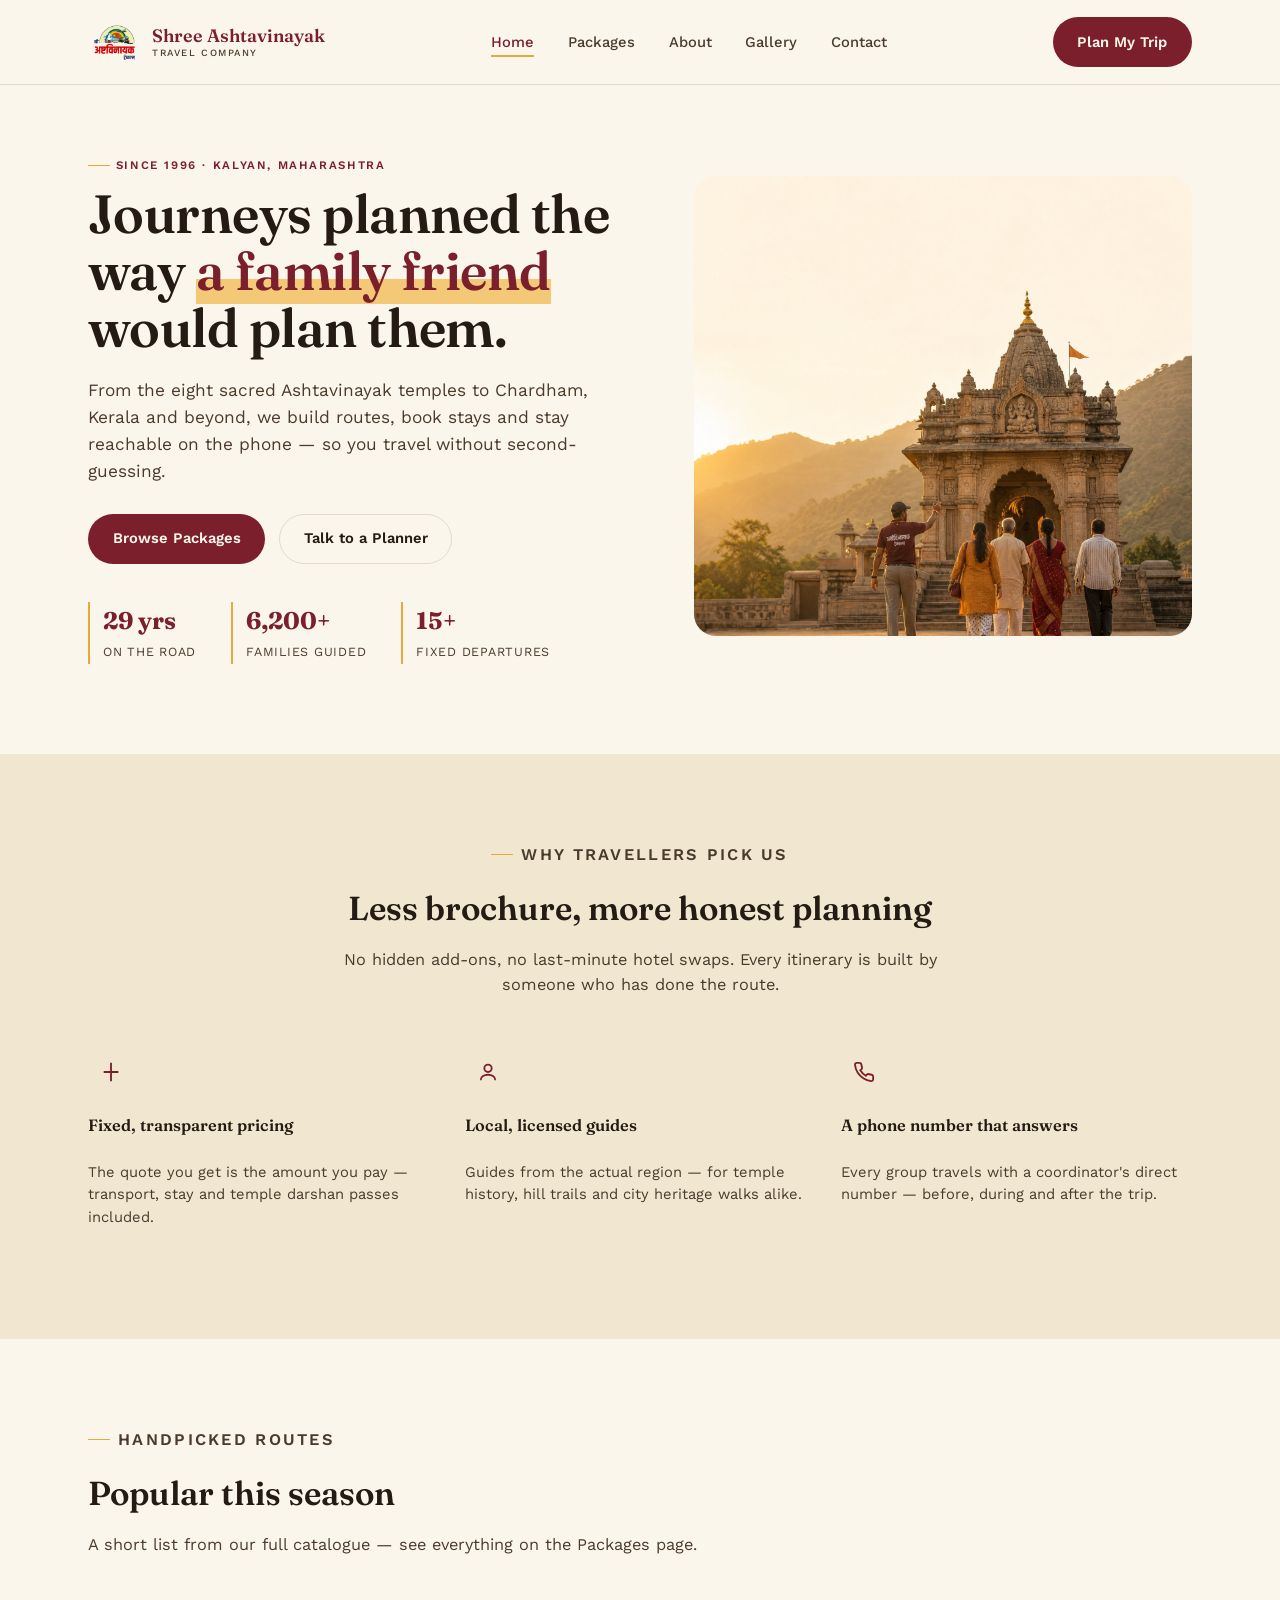
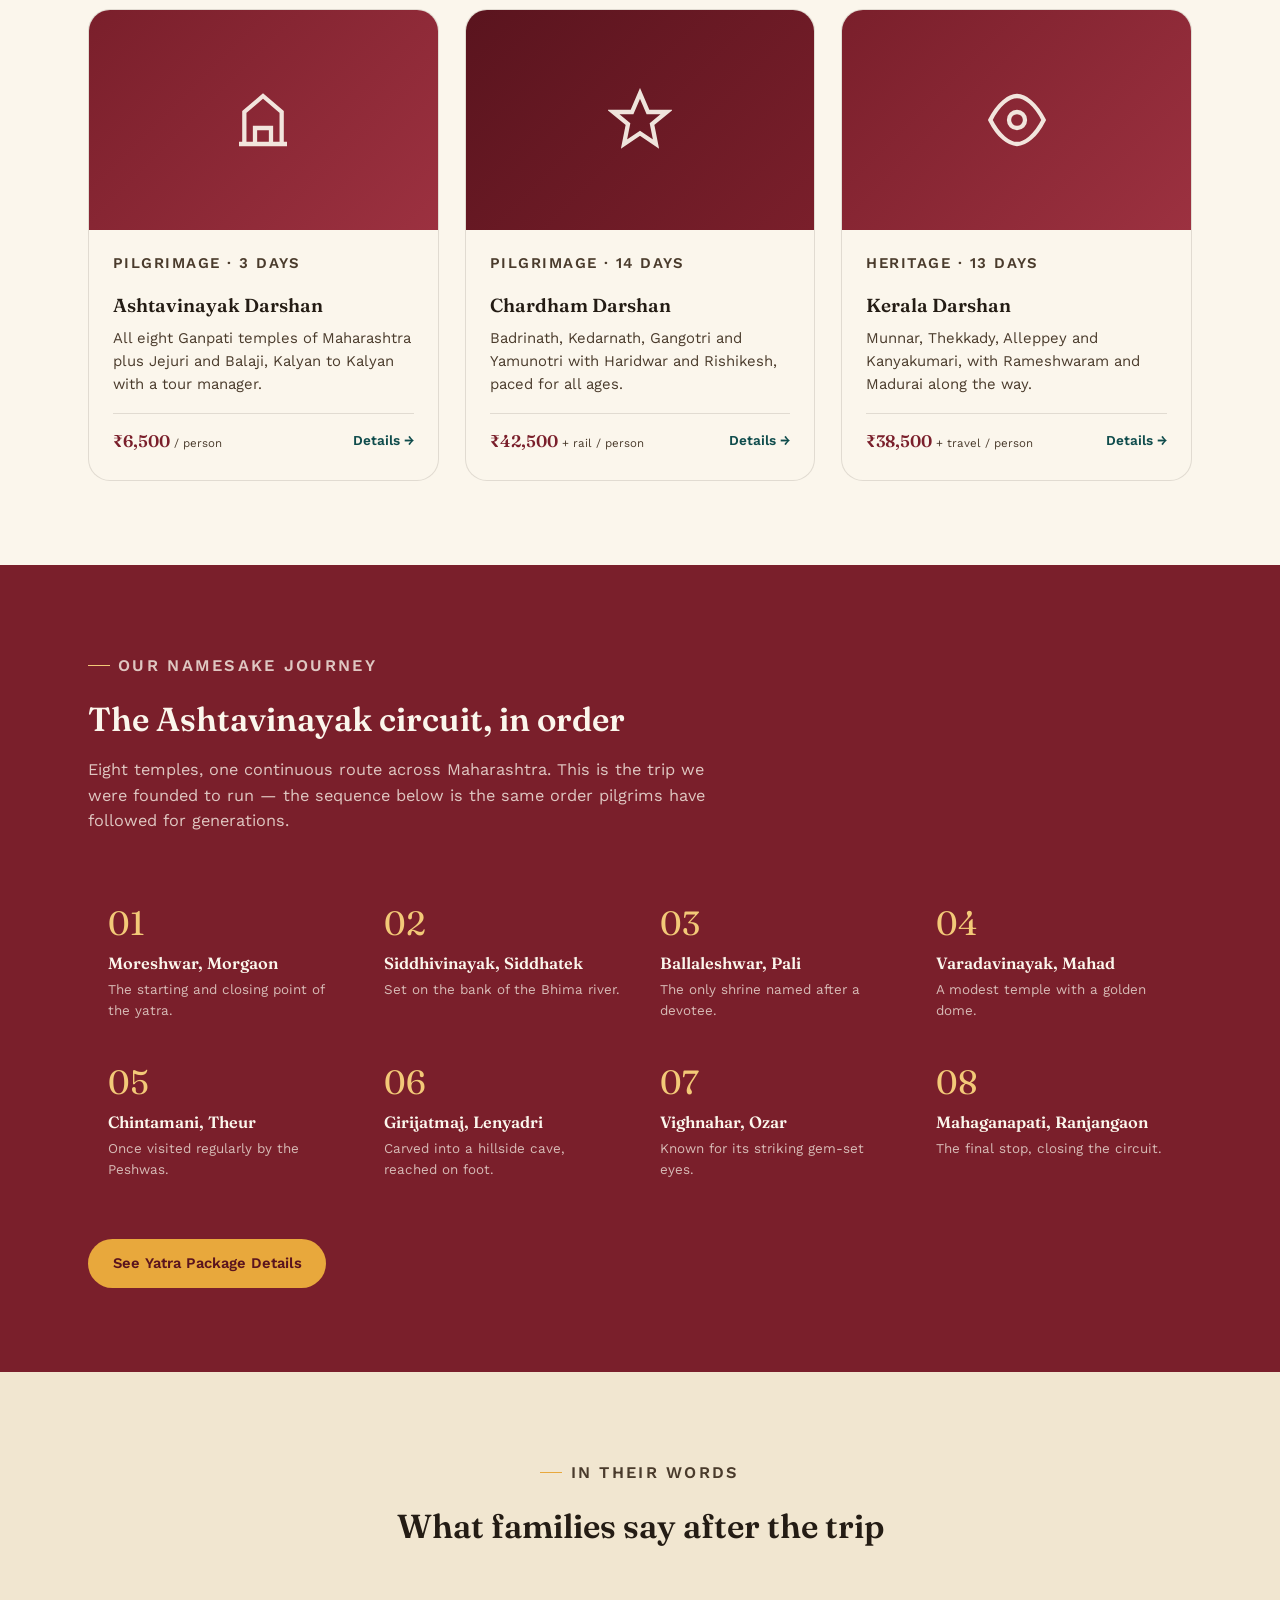
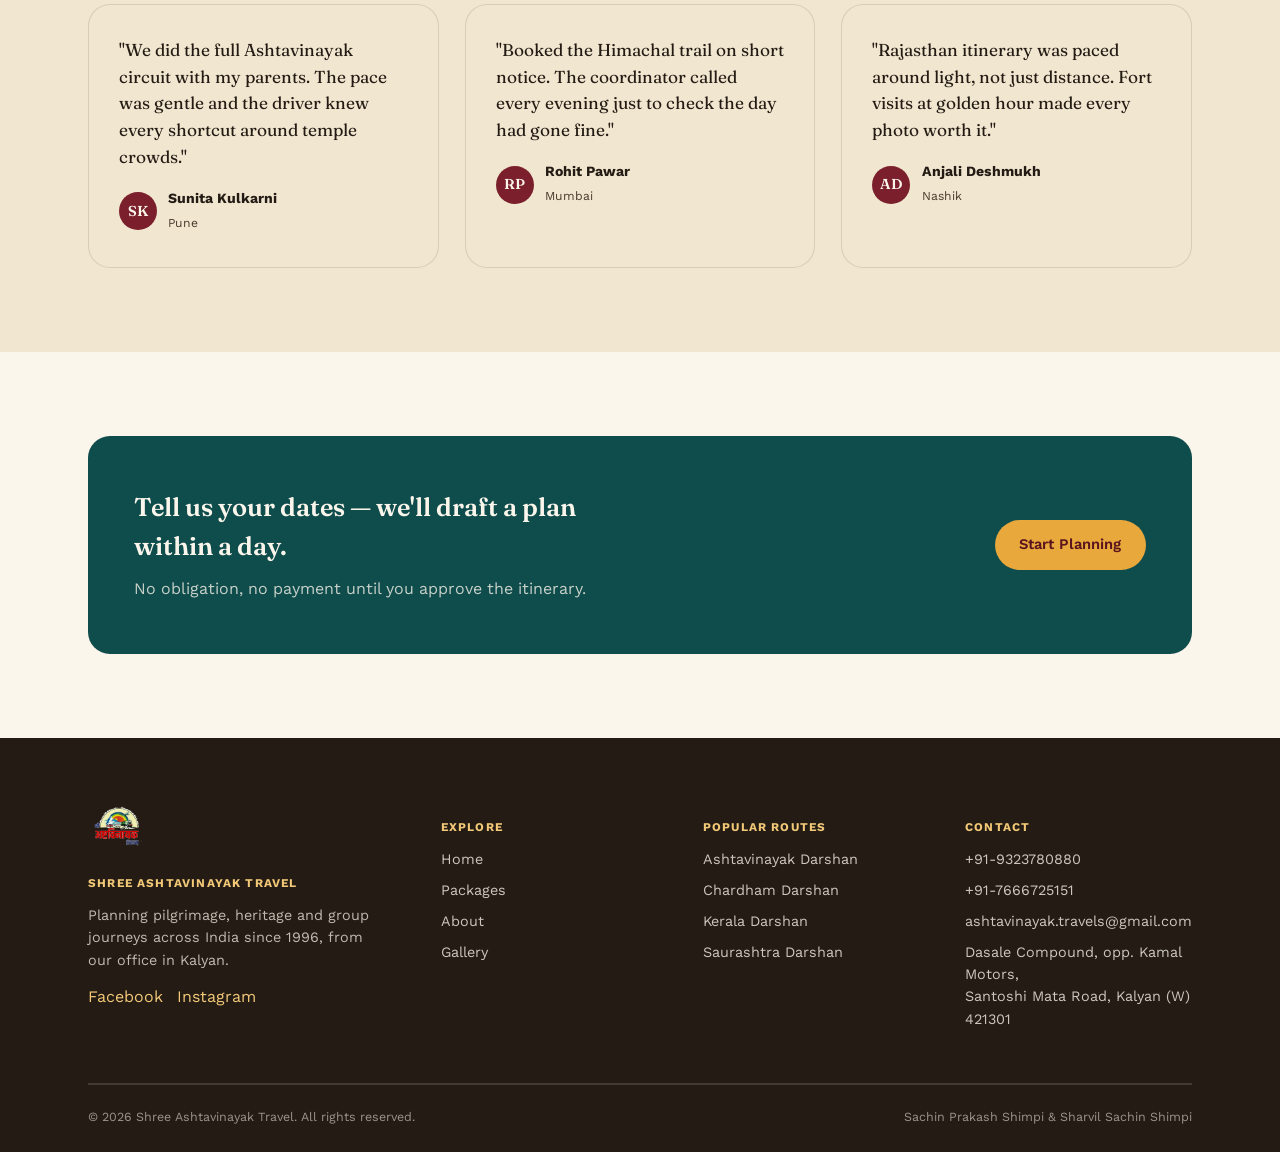
<file: index.html>
<!DOCTYPE html>
<html lang="en">
<head>
<meta charset="UTF-8">
<meta name="viewport" content="width=device-width, initial-scale=1.0">
<title>Shree Ashtavinayak Travel — Curated Tours &amp; Pilgrimage Journeys</title>
<meta name="description" content="Shree Ashtavinayak Travel plans pilgrimage circuits, hill escapes and heritage tours across India with handpicked guides and honest pricing.">
<link rel="preconnect" href="https://fonts.googleapis.com">
<link href="https://fonts.googleapis.com/css2?family=Fraunces:opsz,wght@9..144,500;9..144,600;9..144,700&family=Work+Sans:wght@400;500;600;700&display=swap" rel="stylesheet">
<link rel="stylesheet" href="css/styles.css">
</head>
<body>

<header class="site-header">
  <nav class="nav">
    <a href="index.html" class="logo">
      <img src="images/logo.png" alt="Shree Ashtavinayak Travel logo" class="logo-mark-img">
      <span class="logo-text">Shree Ashtavinayak<span>Travel Company</span></span>
    </a>
    <ul class="nav-links">
      <li><a href="index.html" class="active">Home</a></li>
      <li><a href="packages.html">Packages</a></li>
      <li><a href="about.html">About</a></li>
      <li><a href="gallery.html">Gallery</a></li>
      <li><a href="contact.html">Contact</a></li>
    </ul>
    <div class="nav-cta">
      <a href="contact.html" class="btn btn-primary">Plan My Trip</a>
      <button class="nav-toggle" aria-label="Toggle menu"><span></span><span></span><span></span></button>
    </div>
  </nav>
</header>

<main>
  <!-- HERO -->
  <section class="hero">
    <div class="wrap hero-grid">
      <div>
        <p class="eyebrow">Since 1996 · Kalyan, Maharashtra</p>
        <h1>Journeys planned the way <em>a family friend</em> would plan them.</h1>
        <p class="lead">From the eight sacred Ashtavinayak temples to Chardham, Kerala and beyond, we build routes, book stays and stay reachable on the phone — so you travel without second-guessing.</p>
        <div class="hero-actions">
          <a href="packages.html" class="btn btn-primary">Browse Packages</a>
          <a href="contact.html" class="btn btn-ghost">Talk to a Planner</a>
        </div>
        <div class="hero-trust">
          <div><strong>29 yrs</strong><span>On the road</span></div>
          <div><strong>6,200+</strong><span>Families guided</span></div>
          <div><strong>15+</strong><span>Fixed departures</span></div>
        </div>
      </div>
<div class="hero-art">
        <img src="images/hero-temple.jpg" alt="Ashtavinayak temple pilgrimage" class="hero-photo">
      </div>
    </div>
  </section>

  <!-- WHY US -->
  <section class="bg-sand">
    <div class="wrap">
      <div class="section-head center">
        <p class="eyebrow" style="justify-content:center"><span style="display:none"></span>Why travellers pick us</p>
        <h2>Less brochure, more honest planning</h2>
        <p>No hidden add-ons, no last-minute hotel swaps. Every itinerary is built by someone who has done the route.</p>
      </div>
      <div class="grid-3">
        <div class="feature-row" style="flex-direction:column">
          <div class="feature-icon"><svg viewBox="0 0 24 24" fill="none" stroke="currentColor" stroke-width="2"><path d="M12 2 L12 22 M4 12 L20 12"/></svg></div>
          <h4>Fixed, transparent pricing</h4>
          <p>The quote you get is the amount you pay — transport, stay and temple darshan passes included.</p>
        </div>
        <div class="feature-row" style="flex-direction:column">
          <div class="feature-icon"><svg viewBox="0 0 24 24" fill="none" stroke="currentColor" stroke-width="2"><circle cx="12" cy="8" r="4"/><path d="M4 21c0-4 4-6 8-6s8 2 8 6"/></svg></div>
          <h4>Local, licensed guides</h4>
          <p>Guides from the actual region — for temple history, hill trails and city heritage walks alike.</p>
        </div>
        <div class="feature-row" style="flex-direction:column">
          <div class="feature-icon"><svg viewBox="0 0 24 24" fill="none" stroke="currentColor" stroke-width="2"><path d="M22 16.9v3a2 2 0 0 1-2.2 2 19.8 19.8 0 0 1-8.6-3 19.5 19.5 0 0 1-6-6 19.8 19.8 0 0 1-3-8.7A2 2 0 0 1 4.1 2h3a2 2 0 0 1 2 1.7c.1 1 .3 2 .7 3a2 2 0 0 1-.4 2.1L8 10.1a16 16 0 0 0 6 6l1.3-1.4a2 2 0 0 1 2.1-.4c1 .4 2 .6 3 .7a2 2 0 0 1 1.6 2z"/></svg></div>
          <h4>A phone number that answers</h4>
          <p>Every group travels with a coordinator's direct number — before, during and after the trip.</p>
        </div>
      </div>
    </div>
  </section>

  <!-- FEATURED PACKAGES -->
  <section>
    <div class="wrap">
      <div class="section-head">
        <p class="eyebrow">Handpicked routes</p>
        <h2>Popular this season</h2>
        <p>A short list from our full catalogue — see everything on the Packages page.</p>
      </div>
      <div class="grid-3">
        <div class="card">
          <div class="card-media mv-1"><svg viewBox="0 0 24 24" fill="none" stroke="currentColor" stroke-width="1.6"><path d="M3 21h18M5 21V9l7-6 7 6v12M9 21v-6h6v6"/></svg></div>
          <div class="card-body">
            <p class="card-tag">Pilgrimage · 3 Days</p>
            <h3>Ashtavinayak Darshan</h3>
            <p>All eight Ganpati temples of Maharashtra plus Jejuri and Balaji, Kalyan to Kalyan with a tour manager.</p>
            <div class="card-foot">
              <div class="card-price">₹6,500<span> / person</span></div>
              <a href="packages.html" class="card-link">Details →</a>
            </div>
          </div>
        </div>
        <div class="card">
          <div class="card-media mv-4"><svg viewBox="0 0 24 24" fill="none" stroke="currentColor" stroke-width="1.6"><path d="M12 2l3 7h7l-5.5 4.5L18 21l-6-4-6 4 1.5-7.5L2 9h7z"/></svg></div>
          <div class="card-body">
            <p class="card-tag">Pilgrimage · 14 Days</p>
            <h3>Chardham Darshan</h3>
            <p>Badrinath, Kedarnath, Gangotri and Yamunotri with Haridwar and Rishikesh, paced for all ages.</p>
            <div class="card-foot">
              <div class="card-price">₹42,500<span> + rail / person</span></div>
              <a href="packages.html" class="card-link">Details →</a>
            </div>
          </div>
        </div>
        <div class="card">
          <div class="card-media mv-1"><svg viewBox="0 0 24 24" fill="none" stroke="currentColor" stroke-width="1.6"><path d="M2 12c3-6 7-9 10-9s7 3 10 9c-3 6-7 9-10 9s-7-3-10-9z"/><circle cx="12" cy="12" r="3"/></svg></div>
          <div class="card-body">
            <p class="card-tag">Heritage · 13 Days</p>
            <h3>Kerala Darshan</h3>
            <p>Munnar, Thekkady, Alleppey and Kanyakumari, with Rameshwaram and Madurai along the way.</p>
            <div class="card-foot">
              <div class="card-price">₹38,500<span> + travel / person</span></div>
              <a href="packages.html" class="card-link">Details →</a>
            </div>
          </div>
        </div>
      </div>
    </div>
  </section>

  <!-- SIGNATURE: ASHTAVINAYAK CIRCUIT -->
  <section class="bg-maroon">
    <div class="wrap circuit-wrap">
      <div class="section-head">
        <p class="eyebrow">Our namesake journey</p>
        <h2>The Ashtavinayak circuit, in order</h2>
        <p>Eight temples, one continuous route across Maharashtra. This is the trip we were founded to run — the sequence below is the same order pilgrims have followed for generations.</p>
      </div>
      <div class="circuit-list">
        <div class="circuit-stop"><div class="circuit-num">01</div><h4>Moreshwar, Morgaon</h4><p>The starting and closing point of the yatra.</p></div>
        <div class="circuit-stop"><div class="circuit-num">02</div><h4>Siddhivinayak, Siddhatek</h4><p>Set on the bank of the Bhima river.</p></div>
        <div class="circuit-stop"><div class="circuit-num">03</div><h4>Ballaleshwar, Pali</h4><p>The only shrine named after a devotee.</p></div>
        <div class="circuit-stop"><div class="circuit-num">04</div><h4>Varadavinayak, Mahad</h4><p>A modest temple with a golden dome.</p></div>
        <div class="circuit-stop"><div class="circuit-num">05</div><h4>Chintamani, Theur</h4><p>Once visited regularly by the Peshwas.</p></div>
        <div class="circuit-stop"><div class="circuit-num">06</div><h4>Girijatmaj, Lenyadri</h4><p>Carved into a hillside cave, reached on foot.</p></div>
        <div class="circuit-stop"><div class="circuit-num">07</div><h4>Vighnahar, Ozar</h4><p>Known for its striking gem-set eyes.</p></div>
        <div class="circuit-stop"><div class="circuit-num">08</div><h4>Mahaganapati, Ranjangaon</h4><p>The final stop, closing the circuit.</p></div>
      </div>
      <div style="margin-top:36px">
        <a href="packages.html" class="btn btn-gold">See Yatra Package Details</a>
      </div>
    </div>
  </section>

  <!-- TESTIMONIALS -->
  <section class="bg-sand">
    <div class="wrap">
      <div class="section-head center">
        <p class="eyebrow" style="justify-content:center">In their words</p>
        <h2>What families say after the trip</h2>
      </div>
      <div class="grid-3">
        <div class="testi">
          <p>"We did the full Ashtavinayak circuit with my parents. The pace was gentle and the driver knew every shortcut around temple crowds."</p>
          <div class="testi-author">
            <div class="testi-avatar">SK</div>
            <div><strong>Sunita Kulkarni</strong><span>Pune</span></div>
          </div>
        </div>
        <div class="testi">
          <p>"Booked the Himachal trail on short notice. The coordinator called every evening just to check the day had gone fine."</p>
          <div class="testi-author">
            <div class="testi-avatar">RP</div>
            <div><strong>Rohit Pawar</strong><span>Mumbai</span></div>
          </div>
        </div>
        <div class="testi">
          <p>"Rajasthan itinerary was paced around light, not just distance. Fort visits at golden hour made every photo worth it."</p>
          <div class="testi-author">
            <div class="testi-avatar">AD</div>
            <div><strong>Anjali Deshmukh</strong><span>Nashik</span></div>
          </div>
        </div>
      </div>
    </div>
  </section>

  <!-- CTA BAND -->
  <section>
    <div class="wrap">
      <div class="cta-band">
        <div>
          <h3>Tell us your dates — we'll draft a plan within a day.</h3>
          <p>No obligation, no payment until you approve the itinerary.</p>
        </div>
        <a href="contact.html" class="btn btn-gold">Start Planning</a>
      </div>
    </div>
  </section>
</main>

<footer class="site-footer">
  <div class="wrap">
    <div class="foot-grid">
      <div class="foot-about">
        <img src="images/logo.png" alt="Shree Ashtavinayak Travel logo" style="height:56px;width:auto;margin-bottom:14px;">
        <h5>Shree Ashtavinayak Travel</h5>
        <p>Planning pilgrimage, heritage and group journeys across India since 1996, from our office in Kalyan.</p>
        <div style="display:flex;gap:14px;margin-top:14px;">
          <a href="https://www.facebook.com/shreeashtavinayaktravel" target="_blank" rel="noopener" aria-label="Facebook" style="color:var(--gold-light)">Facebook</a>
          <a href="https://www.instagram.com/shreeashtavinayaktravels" target="_blank" rel="noopener" aria-label="Instagram" style="color:var(--gold-light)">Instagram</a>
        </div>
      </div>
      <div>
        <h5>Explore</h5>
        <ul>
          <li><a href="index.html">Home</a></li>
          <li><a href="packages.html">Packages</a></li>
          <li><a href="about.html">About</a></li>
          <li><a href="gallery.html">Gallery</a></li>
        </ul>
      </div>
      <div>
        <h5>Popular Routes</h5>
        <ul>
          <li><a href="packages.html">Ashtavinayak Darshan</a></li>
          <li><a href="packages.html">Chardham Darshan</a></li>
          <li><a href="packages.html">Kerala Darshan</a></li>
          <li><a href="packages.html">Saurashtra Darshan</a></li>
        </ul>
      </div>
      <div>
        <h5>Contact</h5>
        <ul>
          <li><a href="tel:+919323780880">+91-9323780880</a></li>
          <li><a href="tel:+917666725151">+91-7666725151</a></li>
          <li><a href="mailto:ashtavinayak.travels@gmail.com">ashtavinayak.travels@gmail.com</a></li>
          <li>Dasale Compound, opp. Kamal Motors,<br>Santoshi Mata Road, Kalyan (W) 421301</li>
        </ul>
      </div>
    </div>
    <div class="divider" style="background:rgba(251,246,236,.14)"></div>
    <div class="foot-bottom">
      <span>© 2026 Shree Ashtavinayak Travel. All rights reserved.</span>
      <span>Sachin Prakash Shimpi &amp; Sharvil Sachin Shimpi</span>
    </div>
  </div>
</footer>

<script src="js/script.js"></script>
</body>
</html>
</file>
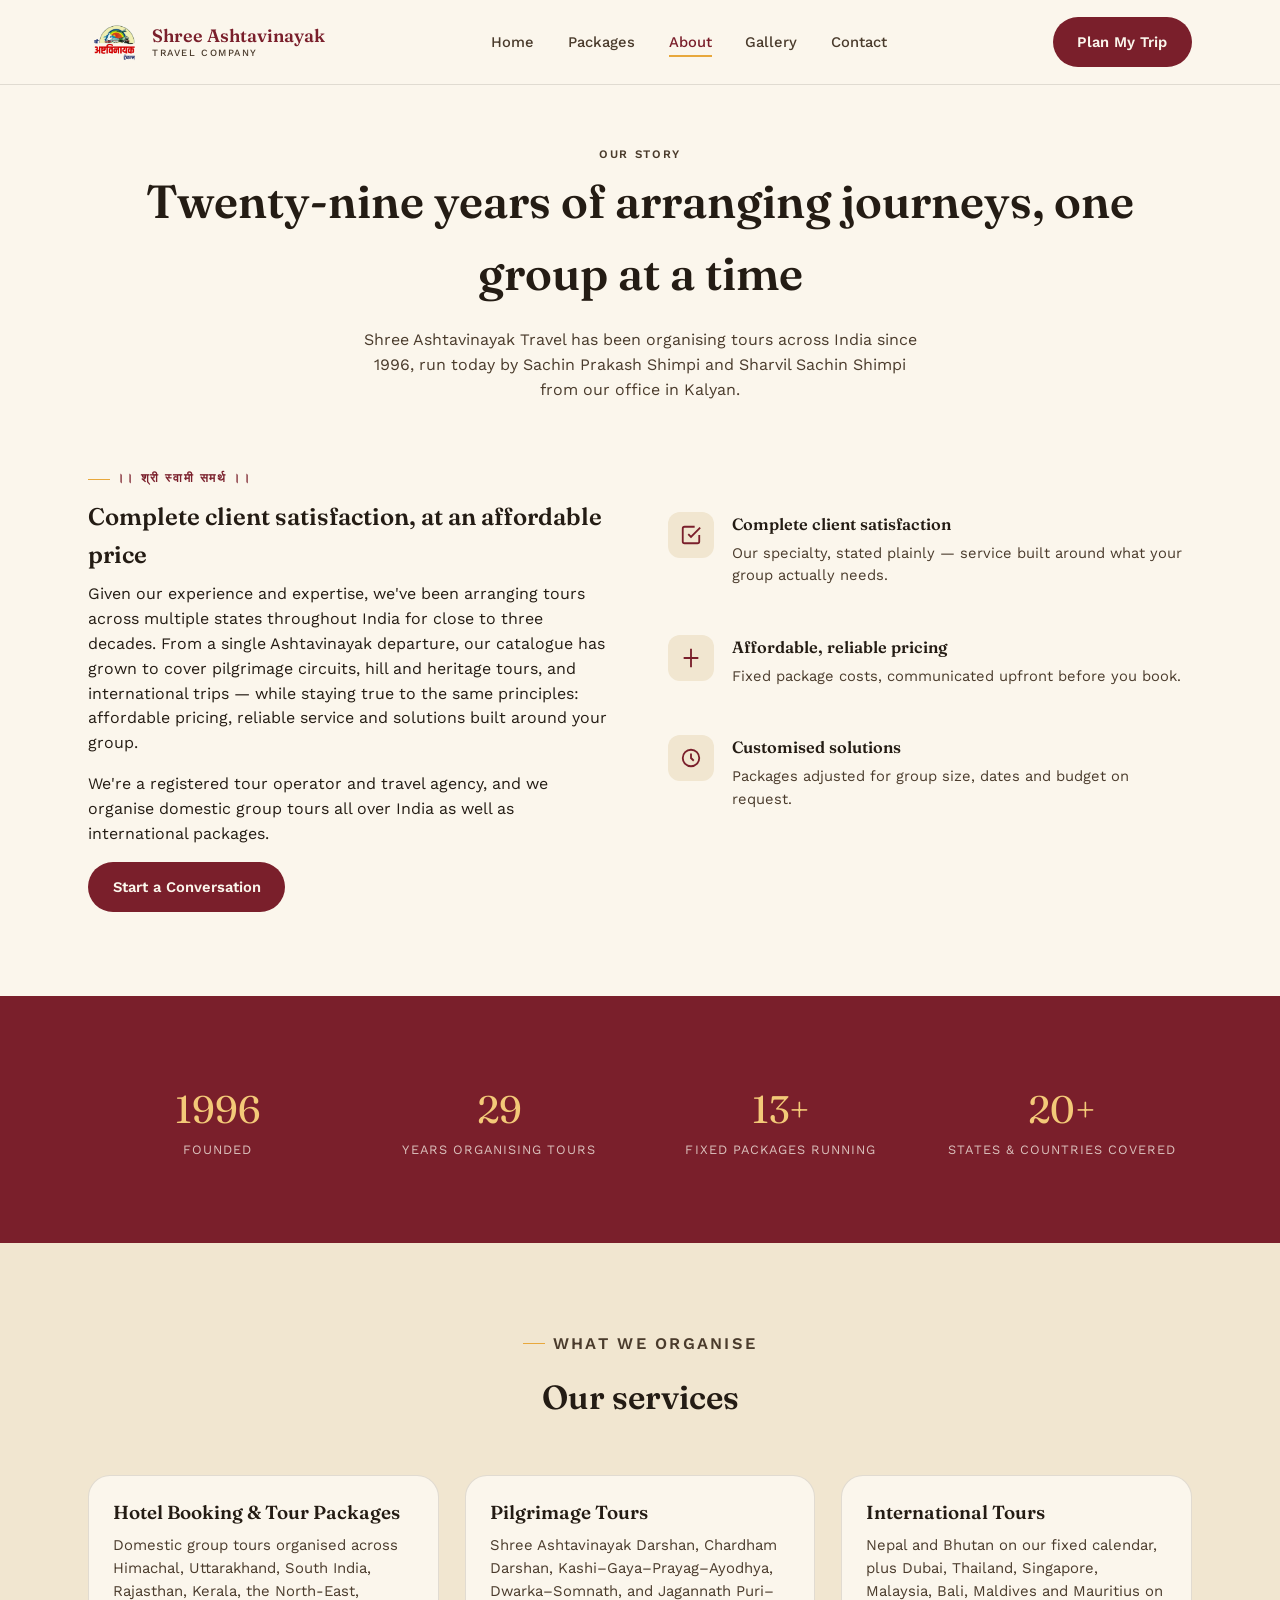
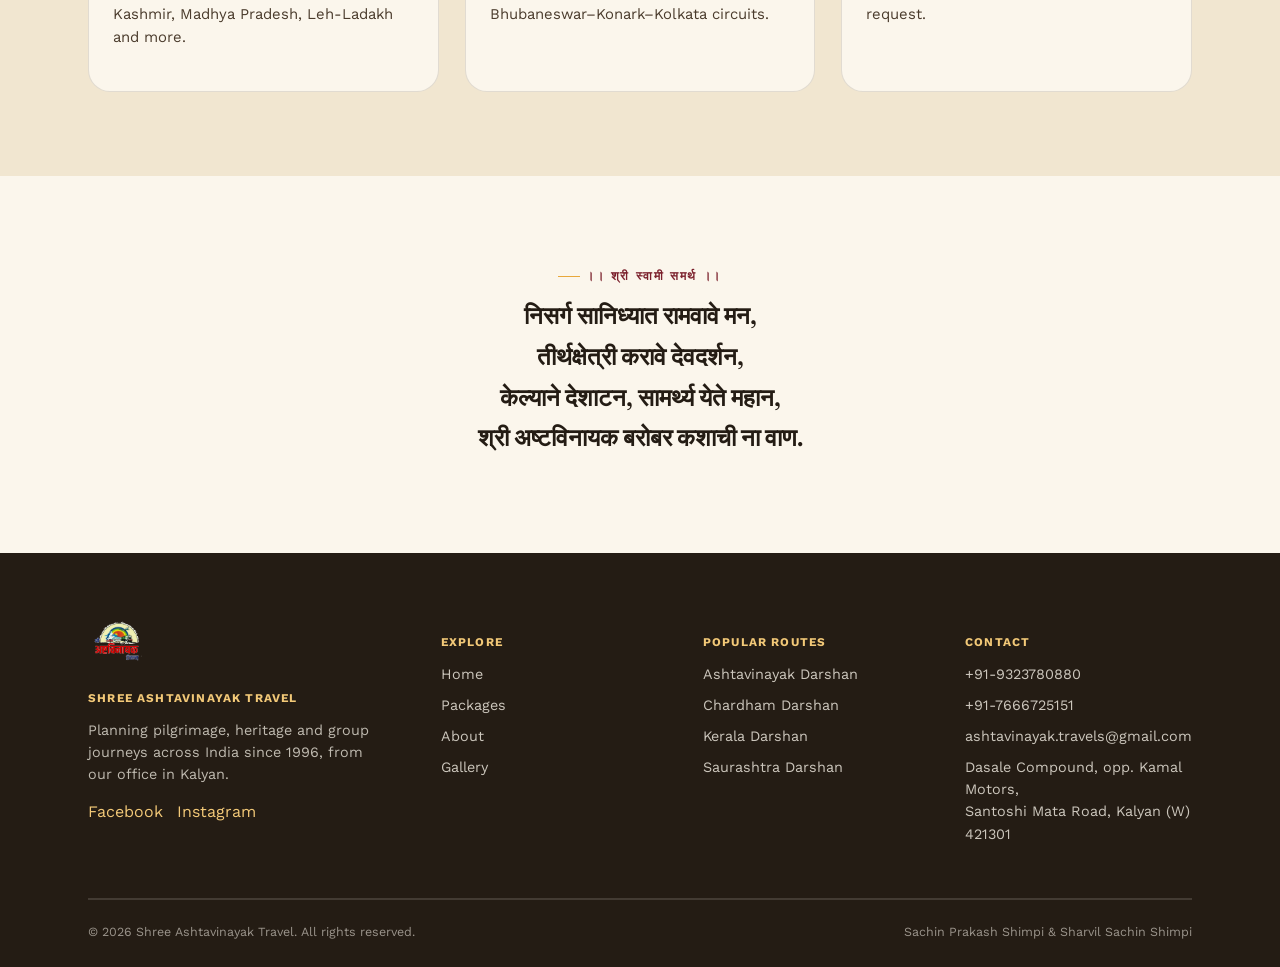
<file: about.html>
<!DOCTYPE html>
<html lang="en">
<head>
<meta charset="UTF-8">
<meta name="viewport" content="width=device-width, initial-scale=1.0">
<title>About — Shree Ashtavinayak Travel</title>
<link rel="preconnect" href="https://fonts.googleapis.com">
<link href="https://fonts.googleapis.com/css2?family=Fraunces:opsz,wght@9..144,500;9..144,600;9..144,700&family=Work+Sans:wght@400;500;600;700&display=swap" rel="stylesheet">
<link rel="stylesheet" href="css/styles.css">
</head>
<body>

<header class="site-header">
  <nav class="nav">
    <a href="index.html" class="logo">
      <img src="images/logo.png" alt="Shree Ashtavinayak Travel logo" class="logo-mark-img">
      <span class="logo-text">Shree Ashtavinayak<span>Travel Company</span></span>
    </a>
    <ul class="nav-links">
      <li><a href="index.html">Home</a></li>
      <li><a href="packages.html">Packages</a></li>
      <li><a href="about.html" class="active">About</a></li>
      <li><a href="gallery.html">Gallery</a></li>
      <li><a href="contact.html">Contact</a></li>
    </ul>
    <div class="nav-cta">
      <a href="contact.html" class="btn btn-primary">Plan My Trip</a>
      <button class="nav-toggle" aria-label="Toggle menu"><span></span><span></span><span></span></button>
    </div>
  </nav>
</header>

<main>
  <section class="page-hero">
    <div class="wrap">
      <p class="eyebrow">Our story</p>
      <h1>Twenty-nine years of arranging journeys, one group at a time</h1>
      <p>Shree Ashtavinayak Travel has been organising tours across India since 1996, run today by Sachin Prakash Shimpi and Sharvil Sachin Shimpi from our office in Kalyan.</p>
    </div>
  </section>

  <section style="padding-top:0">
    <div class="wrap grid-2" style="align-items:center;gap:56px">
      <div>
        <p class="eyebrow">।। श्री स्वामी समर्थ ।।</p>
        <h2>Complete client satisfaction, at an affordable price</h2>
        <p>Given our experience and expertise, we've been arranging tours across multiple states throughout India for close to three decades. From a single Ashtavinayak departure, our catalogue has grown to cover pilgrimage circuits, hill and heritage tours, and international trips — while staying true to the same principles: affordable pricing, reliable service and solutions built around your group.</p>
        <p>We're a registered tour operator and travel agency, and we organise domestic group tours all over India as well as international packages.</p>
        <a href="contact.html" class="btn btn-primary">Start a Conversation</a>
      </div>
      <div class="feature-row" style="flex-direction:column;gap:22px">
        <div class="feature-row">
          <div class="feature-icon"><svg viewBox="0 0 24 24" fill="none" stroke="currentColor" stroke-width="2"><path d="M9 11l3 3L22 4M21 12v7a2 2 0 0 1-2 2H5a2 2 0 0 1-2-2V5a2 2 0 0 1 2-2h11"/></svg></div>
          <div><h4>Complete client satisfaction</h4><p>Our specialty, stated plainly — service built around what your group actually needs.</p></div>
        </div>
        <div class="feature-row">
          <div class="feature-icon"><svg viewBox="0 0 24 24" fill="none" stroke="currentColor" stroke-width="2"><path d="M12 2 L12 22 M4 12 L20 12"/></svg></div>
          <div><h4>Affordable, reliable pricing</h4><p>Fixed package costs, communicated upfront before you book.</p></div>
        </div>
        <div class="feature-row">
          <div class="feature-icon"><svg viewBox="0 0 24 24" fill="none" stroke="currentColor" stroke-width="2"><circle cx="12" cy="12" r="9"/><path d="M12 7v5l3 3"/></svg></div>
          <div><h4>Customised solutions</h4><p>Packages adjusted for group size, dates and budget on request.</p></div>
        </div>
      </div>
    </div>
  </section>

  <section class="bg-maroon">
    <div class="wrap stat-grid">
      <div><div class="stat-num">1996</div><div class="stat-label" style="color:rgba(251,246,236,.75)">Founded</div></div>
      <div><div class="stat-num">29</div><div class="stat-label" style="color:rgba(251,246,236,.75)">Years organising tours</div></div>
      <div><div class="stat-num">13+</div><div class="stat-label" style="color:rgba(251,246,236,.75)">Fixed packages running</div></div>
      <div><div class="stat-num">20+</div><div class="stat-label" style="color:rgba(251,246,236,.75)">States &amp; countries covered</div></div>
    </div>
  </section>

  <section class="bg-sand">
    <div class="wrap">
      <div class="section-head center">
        <p class="eyebrow" style="justify-content:center">What we organise</p>
        <h2>Our services</h2>
      </div>
      <div class="grid-3">
        <div class="card"><div class="card-body">
          <h3>Hotel Booking &amp; Tour Packages</h3>
          <p>Domestic group tours organised across Himachal, Uttarakhand, South India, Rajasthan, Kerala, the North-East, Kashmir, Madhya Pradesh, Leh-Ladakh and more.</p>
        </div></div>
        <div class="card"><div class="card-body">
          <h3>Pilgrimage Tours</h3>
          <p>Shree Ashtavinayak Darshan, Chardham Darshan, Kashi–Gaya–Prayag–Ayodhya, Dwarka–Somnath, and Jagannath Puri–Bhubaneswar–Konark–Kolkata circuits.</p>
        </div></div>
        <div class="card"><div class="card-body">
          <h3>International Tours</h3>
          <p>Nepal and Bhutan on our fixed calendar, plus Dubai, Thailand, Singapore, Malaysia, Bali, Maldives and Mauritius on request.</p>
        </div></div>
      </div>
    </div>
  </section>

  <section>
    <div class="wrap" style="text-align:center;max-width:720px">
      <p class="eyebrow" style="justify-content:center">।। श्री स्वामी समर्थ ।।</p>
      <h2 style="font-size:1.5rem;line-height:1.7">निसर्ग सानिध्यात रामवावे मन,<br>तीर्थक्षेत्री करावे देवदर्शन,<br>केल्याने देशाटन, सामर्थ्य येते महान,<br>श्री अष्टविनायक बरोबर कशाची ना वाण.</h2>
    </div>
  </section>
</main>

<footer class="site-footer">
  <div class="wrap">
    <div class="foot-grid">
      <div class="foot-about">
        <img src="images/logo.png" alt="Shree Ashtavinayak Travel logo" style="height:56px;width:auto;margin-bottom:14px;">
        <h5>Shree Ashtavinayak Travel</h5>
        <p>Planning pilgrimage, heritage and group journeys across India since 1996, from our office in Kalyan.</p>
        <div style="display:flex;gap:14px;margin-top:14px;">
          <a href="https://www.facebook.com/shreeashtavinayaktravel" target="_blank" rel="noopener" style="color:var(--gold-light)">Facebook</a>
          <a href="https://www.instagram.com/shreeashtavinayaktravels" target="_blank" rel="noopener" style="color:var(--gold-light)">Instagram</a>
        </div>
      </div>
      <div>
        <h5>Explore</h5>
        <ul>
          <li><a href="index.html">Home</a></li>
          <li><a href="packages.html">Packages</a></li>
          <li><a href="about.html">About</a></li>
          <li><a href="gallery.html">Gallery</a></li>
        </ul>
      </div>
      <div>
        <h5>Popular Routes</h5>
        <ul>
          <li><a href="packages.html">Ashtavinayak Darshan</a></li>
          <li><a href="packages.html">Chardham Darshan</a></li>
          <li><a href="packages.html">Kerala Darshan</a></li>
          <li><a href="packages.html">Saurashtra Darshan</a></li>
        </ul>
      </div>
      <div>
        <h5>Contact</h5>
        <ul>
          <li><a href="tel:+919323780880">+91-9323780880</a></li>
          <li><a href="tel:+917666725151">+91-7666725151</a></li>
          <li><a href="mailto:ashtavinayak.travels@gmail.com">ashtavinayak.travels@gmail.com</a></li>
          <li>Dasale Compound, opp. Kamal Motors,<br>Santoshi Mata Road, Kalyan (W) 421301</li>
        </ul>
      </div>
    </div>
    <div class="divider" style="background:rgba(251,246,236,.14)"></div>
    <div class="foot-bottom">
      <span>© 2026 Shree Ashtavinayak Travel. All rights reserved.</span>
      <span>Sachin Prakash Shimpi &amp; Sharvil Sachin Shimpi</span>
    </div>
  </div>
</footer>

<script src="js/script.js"></script>
</body>
</html>
</file>
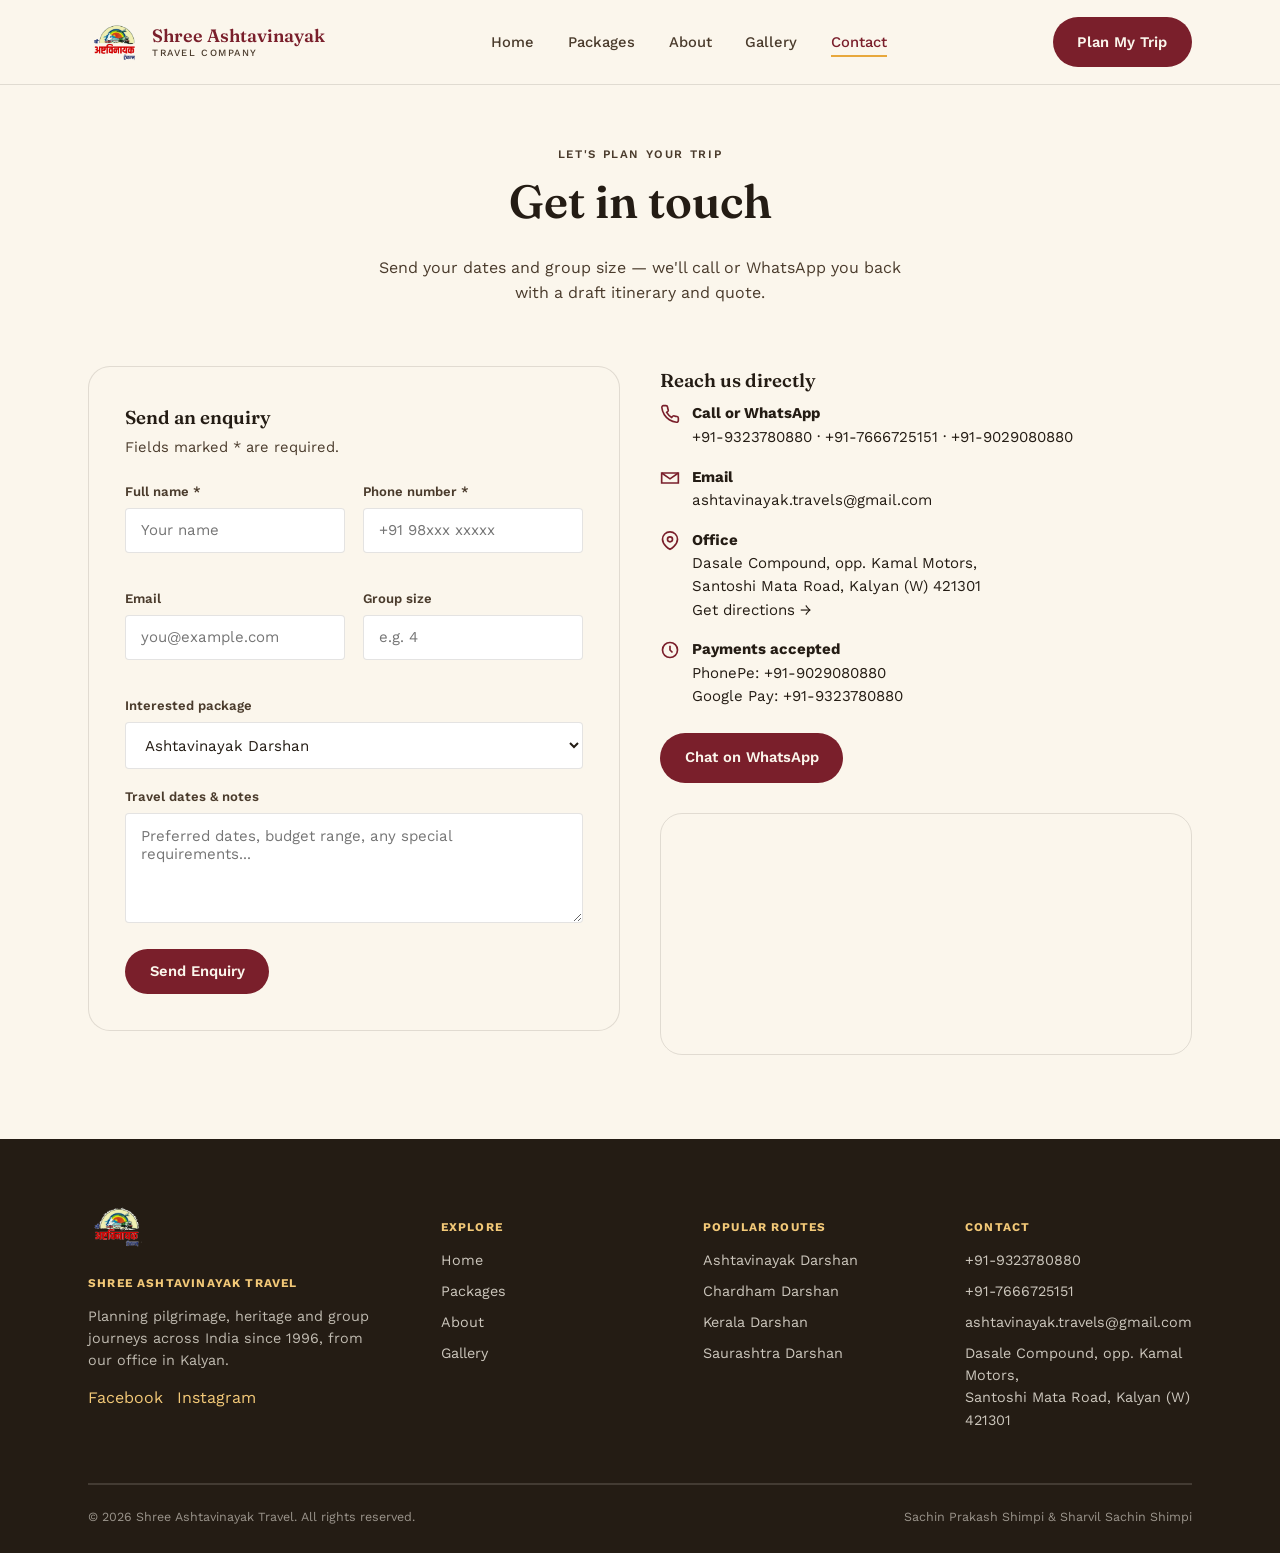
<file: contact.html>
<!DOCTYPE html>
<html lang="en">
<head>
<meta charset="UTF-8">
<meta name="viewport" content="width=device-width, initial-scale=1.0">
<title>Contact — Shree Ashtavinayak Travel</title>
<link rel="preconnect" href="https://fonts.googleapis.com">
<link href="https://fonts.googleapis.com/css2?family=Fraunces:opsz,wght@9..144,500;9..144,600;9..144,700&family=Work+Sans:wght@400;500;600;700&display=swap" rel="stylesheet">
<link rel="stylesheet" href="css/styles.css">
</head>
<body>

<header class="site-header">
  <nav class="nav">
    <a href="index.html" class="logo">
      <img src="images/logo.png" alt="Shree Ashtavinayak Travel logo" class="logo-mark-img">
      <span class="logo-text">Shree Ashtavinayak<span>Travel Company</span></span>
    </a>
    <ul class="nav-links">
      <li><a href="index.html">Home</a></li>
      <li><a href="packages.html">Packages</a></li>
      <li><a href="about.html">About</a></li>
      <li><a href="gallery.html">Gallery</a></li>
      <li><a href="contact.html" class="active">Contact</a></li>
    </ul>
    <div class="nav-cta">
      <a href="contact.html" class="btn btn-primary">Plan My Trip</a>
      <button class="nav-toggle" aria-label="Toggle menu"><span></span><span></span><span></span></button>
    </div>
  </nav>
</header>

<main>
  <section class="page-hero">
    <div class="wrap">
      <p class="eyebrow">Let's plan your trip</p>
      <h1>Get in touch</h1>
      <p>Send your dates and group size — we'll call or WhatsApp you back with a draft itinerary and quote.</p>
    </div>
  </section>

  <section style="padding-top:0">
    <div class="wrap grid-2" style="align-items:flex-start;gap:40px">
      <div class="form-card">
        <h3 style="margin-bottom:.2em">Send an enquiry</h3>
        <p style="color:var(--ink-soft);font-size:.92rem;margin-bottom:1.6em">Fields marked * are required.</p>
        <form id="enquiry-form">
          <div class="form-row">
            <div class="field">
              <label for="name">Full name *</label>
              <input id="name" name="name" type="text" required placeholder="Your name">
            </div>
            <div class="field">
              <label for="phone">Phone number *</label>
              <input id="phone" name="phone" type="tel" required placeholder="+91 98xxx xxxxx">
            </div>
          </div>
          <div class="form-row">
            <div class="field">
              <label for="email">Email</label>
              <input id="email" name="email" type="email" placeholder="you@example.com">
            </div>
            <div class="field">
              <label for="group">Group size</label>
              <input id="group" name="group" type="number" min="1" placeholder="e.g. 4">
            </div>
          </div>
          <div class="field">
            <label for="package">Interested package</label>
            <select id="package" name="package">
              <option>Ashtavinayak Darshan</option>
              <option>Chardham Darshan</option>
              <option>Kerala Darshan</option>
              <option>Saurashtra Darshan</option>
              <option>Nepal Darshan</option>
              <option>Bhutan Darshan</option>
              <option>Tristhali Yatra</option>
              <option>Triveni Yatra</option>
              <option>Custom / Not sure yet</option>
            </select>
          </div>
          <div class="field">
            <label for="message">Travel dates &amp; notes</label>
            <textarea id="message" name="message" placeholder="Preferred dates, budget range, any special requirements..."></textarea>
          </div>
          <button type="submit" class="btn btn-primary">Send Enquiry</button>
          <p id="form-note" style="display:none;margin-top:14px;color:var(--teal);font-weight:600;font-size:.9rem;"></p>
        </form>
      </div>

      <div>
        <h3>Reach us directly</h3>
        <ul class="contact-info">
          <li>
            <svg viewBox="0 0 24 24" fill="none" stroke="currentColor" stroke-width="2"><path d="M22 16.9v3a2 2 0 0 1-2.2 2 19.8 19.8 0 0 1-8.6-3 19.5 19.5 0 0 1-6-6 19.8 19.8 0 0 1-3-8.7A2 2 0 0 1 4.1 2h3a2 2 0 0 1 2 1.7c.1 1 .3 2 .7 3a2 2 0 0 1-.4 2.1L8 10.1a16 16 0 0 0 6 6l1.3-1.4a2 2 0 0 1 2.1-.4c1 .4 2 .6 3 .7a2 2 0 0 1 1.6 2z"/></svg>
            <div><strong>Call or WhatsApp</strong><br><a href="tel:+919323780880">+91-9323780880</a> · <a href="tel:+917666725151">+91-7666725151</a> · <a href="tel:+919029080880">+91-9029080880</a></div>
          </li>
          <li>
            <svg viewBox="0 0 24 24" fill="none" stroke="currentColor" stroke-width="2"><path d="M22 6l-10 7L2 6"/><path d="M2 6h20v12H2z"/></svg>
            <div><strong>Email</strong><br><a href="mailto:ashtavinayak.travels@gmail.com">ashtavinayak.travels@gmail.com</a></div>
          </li>
          <li>
            <svg viewBox="0 0 24 24" fill="none" stroke="currentColor" stroke-width="2"><path d="M21 10c0 7-9 12-9 12s-9-5-9-12a9 9 0 0 1 18 0z"/><circle cx="12" cy="10" r="3"/></svg>
            <div><strong>Office</strong><br>Dasale Compound, opp. Kamal Motors,<br>Santoshi Mata Road, Kalyan (W) 421301<br><a href="https://g.page/shree-ashtavinayak-travel?share" target="_blank" rel="noopener">Get directions →</a></div>
          </li>
          <li>
            <svg viewBox="0 0 24 24" fill="none" stroke="currentColor" stroke-width="2"><circle cx="12" cy="12" r="9"/><path d="M12 7v5l3 3"/></svg>
            <div><strong>Payments accepted</strong><br>PhonePe: +91-9029080880<br>Google Pay: +91-9323780880</div>
          </li>
        </ul>

        <a href="https://wa.me/919323780880?text=Got reference from your website. Want to know more details." target="_blank" rel="noopener" class="btn btn-primary" style="margin-top:8px">Chat on WhatsApp</a>

        <div style="margin-top:30px;border-radius:var(--radius-l);overflow:hidden;border:1px solid var(--line);">
          <iframe src="https://www.google.com/maps?q=Shree+Ashtavinayak+Travel+Kalyan&output=embed" width="100%" height="240" style="border:0;display:block" loading="lazy" title="Office location map"></iframe>
        </div>
      </div>
    </div>
  </section>
</main>

<footer class="site-footer">
  <div class="wrap">
    <div class="foot-grid">
      <div class="foot-about">
        <img src="images/logo.png" alt="Shree Ashtavinayak Travel logo" style="height:56px;width:auto;margin-bottom:14px;">
        <h5>Shree Ashtavinayak Travel</h5>
        <p>Planning pilgrimage, heritage and group journeys across India since 1996, from our office in Kalyan.</p>
        <div style="display:flex;gap:14px;margin-top:14px;">
          <a href="https://www.facebook.com/shreeashtavinayaktravel" target="_blank" rel="noopener" style="color:var(--gold-light)">Facebook</a>
          <a href="https://www.instagram.com/shreeashtavinayaktravels" target="_blank" rel="noopener" style="color:var(--gold-light)">Instagram</a>
        </div>
      </div>
      <div>
        <h5>Explore</h5>
        <ul>
          <li><a href="index.html">Home</a></li>
          <li><a href="packages.html">Packages</a></li>
          <li><a href="about.html">About</a></li>
          <li><a href="gallery.html">Gallery</a></li>
        </ul>
      </div>
      <div>
        <h5>Popular Routes</h5>
        <ul>
          <li><a href="packages.html">Ashtavinayak Darshan</a></li>
          <li><a href="packages.html">Chardham Darshan</a></li>
          <li><a href="packages.html">Kerala Darshan</a></li>
          <li><a href="packages.html">Saurashtra Darshan</a></li>
        </ul>
      </div>
      <div>
        <h5>Contact</h5>
        <ul>
          <li><a href="tel:+919323780880">+91-9323780880</a></li>
          <li><a href="tel:+917666725151">+91-7666725151</a></li>
          <li><a href="mailto:ashtavinayak.travels@gmail.com">ashtavinayak.travels@gmail.com</a></li>
          <li>Dasale Compound, opp. Kamal Motors,<br>Santoshi Mata Road, Kalyan (W) 421301</li>
        </ul>
      </div>
    </div>
    <div class="divider" style="background:rgba(251,246,236,.14)"></div>
    <div class="foot-bottom">
      <span>© 2026 Shree Ashtavinayak Travel. All rights reserved.</span>
      <span>Sachin Prakash Shimpi &amp; Sharvil Sachin Shimpi</span>
    </div>
  </div>
</footer>

<script src="js/script.js"></script>
</body>
</html>
</file>
<file: css/styles.css>
/* ============================================
   Shree Ashtavinayak Travel — Design Tokens
   ============================================ */
:root{
  --cream:      #FBF6EC;
  --sand:       #F1E6D0;
  --ink:        #241C14;
  --ink-soft:   #4A3B2C;
  --maroon:     #7A1F2B;
  --maroon-dark:#5A141E;
  --gold:       #E8A83C;
  --gold-light: #F3C978;
  --teal:       #0F4C4C;
  --teal-dark:  #0A3838;
  --line:       rgba(36,28,20,0.12);

  --font-display: "Fraunces", "Georgia", serif;
  --font-body: "Work Sans", "Helvetica Neue", Arial, sans-serif;

  --radius-s: 4px;
  --radius-m: 10px;
  --radius-l: 22px;

  --container: 1160px;
}

*,*::before,*::after{box-sizing:border-box;}
html{scroll-behavior:smooth;}
body{
  margin:0;
  font-family:var(--font-body);
  background:var(--cream);
  color:var(--ink);
  -webkit-font-smoothing:antialiased;
  line-height:1.55;
}
img,svg{max-width:100%;display:block;}
a{color:inherit;text-decoration:none;}
ul{margin:0;padding:0;list-style:none;}
h1,h2,h3,h4{font-family:var(--font-display);margin:0 0 .4em;font-weight:600;color:var(--ink);}
p{margin:0 0 1em;}
.wrap{max-width:var(--container);margin:0 auto;padding:0 28px;}

@media(prefers-reduced-motion: reduce){
  html{scroll-behavior:auto;}
  *{animation-duration:0.001ms !important; transition-duration:0.001ms !important;}
}

:focus-visible{outline:3px solid var(--teal);outline-offset:3px;}

/* ---------- Eyebrow / labels ---------- */
.eyebrow{
  font-family:var(--font-body);
  text-transform:uppercase;
  letter-spacing:.14em;
  font-size:.72rem;
  font-weight:600;
  color:var(--maroon);
  display:inline-flex;
  align-items:center;
  gap:.5em;
  margin-bottom:.9em;
}
.eyebrow::before{
  content:"";
  width:22px;height:1px;
  background:var(--gold);
}

/* ---------- Buttons ---------- */
.btn{
  display:inline-flex;
  align-items:center;
  gap:.5em;
  font-family:var(--font-body);
  font-weight:600;
  font-size:.92rem;
  padding:.85em 1.6em;
  border-radius:999px;
  border:1.5px solid transparent;
  cursor:pointer;
  transition:transform .18s ease, background .18s ease, color .18s ease, border-color .18s ease;
}
.btn:hover{transform:translateY(-2px);}
.btn-primary{background:var(--maroon);color:var(--cream);}
.btn-primary:hover{background:var(--maroon-dark);}
.btn-ghost{background:transparent;color:var(--ink);border-color:var(--line);}
.btn-ghost:hover{border-color:var(--maroon);color:var(--maroon);}
.btn-gold{background:var(--gold);color:var(--maroon-dark);}
.btn-gold:hover{background:var(--gold-light);}

/* ---------- Header / Nav ---------- */
.site-header{
  position:sticky;top:0;z-index:100;
  background:rgba(251,246,236,0.92);
  backdrop-filter:blur(8px);
  border-bottom:1px solid var(--line);
}
.nav{
  display:flex;align-items:center;justify-content:space-between;
  padding:16px 28px;
  max-width:var(--container);margin:0 auto;
}
.logo{display:flex;align-items:center;gap:.65em;}
.logo-mark{width:38px;height:38px;flex-shrink:0;}
.logo-mark-img{height:52px;width:auto;flex-shrink:0;object-fit:contain;}
.logo-text{font-family:var(--font-display);font-weight:600;font-size:1.12rem;line-height:1.1;color:var(--maroon);}
.logo-text span{display:block;font-family:var(--font-body);font-weight:500;font-size:.6rem;letter-spacing:.16em;text-transform:uppercase;color:var(--ink-soft);margin-top:.25em;}
.nav-links{display:flex;align-items:center;gap:2.1em;}
.nav-links a{
  font-size:.92rem;font-weight:500;color:var(--ink-soft);
  position:relative;padding:4px 0;
  transition:color .18s ease;
}
.nav-links a:hover,.nav-links a.active{color:var(--maroon);}
.nav-links a.active::after{
  content:"";position:absolute;left:0;bottom:-2px;width:100%;height:2px;background:var(--gold);
}
.nav-cta{display:flex;align-items:center;gap:1.4em;}
.nav-toggle{display:none;background:none;border:none;cursor:pointer;padding:6px;}
.nav-toggle span{display:block;width:24px;height:2px;background:var(--ink);margin:5px 0;}

@media(max-width:860px){
  .nav-links{
    position:absolute;top:100%;left:0;right:0;
    background:var(--cream);
    flex-direction:column;align-items:flex-start;
    padding:22px 28px 26px;
    border-bottom:1px solid var(--line);
    display:none;
    gap:1.1em;
  }
  .nav-links.open{display:flex;}
  .nav-toggle{display:block;}
  .nav-cta .btn-primary{padding:.7em 1.2em;font-size:.82rem;}
}

/* ---------- Hero ---------- */
.hero{
  padding:64px 0 90px;
  overflow:hidden;
}
.hero-grid{
  display:grid;grid-template-columns:1.05fr .95fr;gap:56px;align-items:center;
}
.hero h1{
  font-size:clamp(2.3rem, 4.2vw, 3.5rem);
  line-height:1.06;
  letter-spacing:-.01em;
}
.hero h1 em{
  font-style:normal;color:var(--maroon);
  background:linear-gradient(180deg, transparent 62%, var(--gold-light) 62%);
}
.hero p.lead{
  font-size:1.08rem;color:var(--ink-soft);max-width:46ch;margin-bottom:1.7em;
}
.hero-actions{display:flex;gap:14px;flex-wrap:wrap;margin-bottom:2.4em;}
.hero-trust{display:flex;gap:2.2em;flex-wrap:wrap;}
.hero-trust div{border-left:2px solid var(--gold);padding-left:.8em;}
.hero-trust strong{display:block;font-family:var(--font-display);font-size:1.5rem;color:var(--maroon);}
.hero-trust span{font-size:.78rem;color:var(--ink-soft);text-transform:uppercase;letter-spacing:.06em;}
.hero-art{position:relative;}
.hero-photo{width:100%;height:100%;max-height:460px;border-radius:var(--radius-l);object-fit:cover;display:block;}
/* ---------- Section shells ---------- */
section{padding:84px 0;}
.section-head{max-width:640px;margin-bottom:52px;}
.section-head.center{margin-left:auto;margin-right:auto;text-align:center;}
.section-head h2{font-size:clamp(1.7rem,2.6vw,2.35rem);}
.section-head p{color:var(--ink-soft);font-size:1.02rem;}
.bg-maroon .section-head p{color:rgba(251,246,236,.78);}
.bg-sand{background:var(--sand);}
.bg-maroon{background:var(--maroon);color:var(--cream);}
.bg-maroon h2,.bg-maroon h3,.bg-maroon h4{color:var(--cream);}
.bg-maroon .eyebrow{color:var(--gold-light);}
.bg-maroon .eyebrow::before{background:var(--gold-light);}

/* ---------- Package Cards ---------- */
.grid-3{display:grid;grid-template-columns:repeat(3,1fr);gap:26px;}
.grid-2{display:grid;grid-template-columns:repeat(2,1fr);gap:26px;}
@media(max-width:900px){.grid-3,.grid-2{grid-template-columns:1fr;}}

.card{
  background:var(--cream);
  border:1px solid var(--line);
  border-radius:var(--radius-l);
  overflow:hidden;
  transition:box-shadow .22s ease, transform .22s ease;
  display:flex;flex-direction:column;
}
.card:hover{box-shadow:0 18px 40px rgba(36,28,20,.12);transform:translateY(-4px);}
.card-media{
  height:220px;position:relative;
  display:flex;align-items:center;justify-content:center;
  color:var(--cream);
  overflow:hidden;
  background:linear-gradient(135deg,var(--sand),var(--cream));
}
.card-media img{width:100%;height:100%;object-fit:contain;}
.card-media svg{width:64px;height:64px;opacity:.92;}
.card-body{padding:22px 24px 26px;flex:1;display:flex;flex-direction:column;}
.card-tag{font-size:.7rem;text-transform:uppercase;letter-spacing:.1em;font-weight:600;color:var(--maroon);margin-bottom:.6em;}
.card-body h3{font-size:1.18rem;margin-bottom:.35em;}
.card-body p{color:var(--ink-soft);font-size:.93rem;margin-bottom:1.1em;}
.card-foot{
  margin-top:auto;display:flex;align-items:center;justify-content:space-between;
  padding-top:14px;border-top:1px solid var(--line);
}
.card-price{font-family:var(--font-display);font-weight:600;color:var(--maroon);font-size:1.05rem;}
.card-price span{font-family:var(--font-body);font-weight:400;font-size:.72rem;color:var(--ink-soft);}
.card-link{font-size:.85rem;font-weight:600;color:var(--teal);display:inline-flex;align-items:center;gap:.3em;}

/* media color variants */
.mv-1{background:linear-gradient(135deg,var(--maroon),#9c3140);}
.mv-2{background:linear-gradient(135deg,var(--teal),#186b6b);}
.mv-3{background:linear-gradient(135deg,var(--gold),#c98a29);}
.mv-4{background:linear-gradient(135deg,#5A141E,var(--maroon));}
.mv-5{background:linear-gradient(135deg,#0A3838,var(--teal));}
.mv-6{background:linear-gradient(135deg,#c98a29,var(--gold-light));}

/* ---------- Yatra circuit (signature element) ---------- */
.circuit-wrap{position:relative;}
.circuit-list{
  display:grid;grid-template-columns:repeat(4,1fr);gap:0;
  position:relative;
}
@media(max-width:900px){.circuit-list{grid-template-columns:repeat(2,1fr);}}
@media(max-width:560px){.circuit-list{grid-template-columns:1fr;}}
.circuit-stop{
  padding:22px 20px;position:relative;
}
.circuit-num{
  font-family:var(--font-display);font-size:2.1rem;color:var(--gold-light);
  line-height:1;margin-bottom:.3em;
}
.circuit-stop h4{color:var(--cream);font-size:1.02rem;margin-bottom:.25em;}
.circuit-stop p{color:rgba(251,246,236,.72);font-size:.84rem;margin:0;}

/* ---------- Testimonials ---------- */
.testi{
  background:var(--sand);border-radius:var(--radius-l);padding:32px 30px;
  border:1px solid var(--line);
}
.testi p{font-family:var(--font-display);font-size:1.08rem;color:var(--ink);margin-bottom:1em;}
.testi-author{display:flex;align-items:center;gap:.7em;}
.testi-avatar{width:38px;height:38px;border-radius:50%;background:var(--maroon);color:var(--cream);display:flex;align-items:center;justify-content:center;font-family:var(--font-display);font-weight:600;font-size:.9rem;}
.testi-author strong{display:block;font-size:.88rem;}
.testi-author span{font-size:.76rem;color:var(--ink-soft);}

/* ---------- Feature list ---------- */
.feature-row{display:flex;gap:18px;margin-bottom:26px;}
.feature-icon{
  width:46px;height:46px;flex-shrink:0;border-radius:12px;
  background:var(--sand);display:flex;align-items:center;justify-content:center;
}
.feature-icon svg{width:22px;height:22px;color:var(--maroon);}
.feature-row h4{margin-bottom:.25em;font-size:1.02rem;}
.feature-row p{color:var(--ink-soft);font-size:.92rem;margin:0;}

/* ---------- CTA band ---------- */
.cta-band{
  background:var(--teal);color:var(--cream);border-radius:var(--radius-l);
  padding:52px 46px;display:flex;align-items:center;justify-content:space-between;gap:30px;flex-wrap:wrap;
}
.cta-band h3{color:var(--cream);font-size:1.6rem;max-width:26ch;}
.cta-band p{color:rgba(251,246,236,.78);margin-bottom:0;}

/* ---------- Footer ---------- */
.site-footer{background:var(--ink);color:var(--cream);padding:60px 0 26px;}
.foot-grid{display:grid;grid-template-columns:1.4fr 1fr 1fr 1fr;gap:36px;margin-bottom:44px;}
@media(max-width:800px){.foot-grid{grid-template-columns:1fr 1fr;}}
.foot-grid h5{font-family:var(--font-body);text-transform:uppercase;letter-spacing:.1em;font-size:.74rem;color:var(--gold-light);margin-bottom:1em;}
.foot-grid ul li{margin-bottom:.6em;font-size:.9rem;color:rgba(251,246,236,.78);}
.foot-grid ul li a:hover{color:var(--gold-light);}
.foot-about p{color:rgba(251,246,236,.72);font-size:.9rem;max-width:32ch;}
.foot-bottom{
  border-top:1px solid rgba(251,246,236,.14);
  padding-top:22px;display:flex;justify-content:space-between;flex-wrap:wrap;gap:10px;
  font-size:.78rem;color:rgba(251,246,236,.55);
}

/* ---------- Page header (inner pages) ---------- */
.page-hero{padding:56px 0 60px;text-align:center;}
.page-hero .eyebrow{justify-content:center;}
.page-hero .eyebrow::before{display:none;}
.page-hero h1{font-size:clamp(2rem,4vw,2.9rem);}
.page-hero p{color:var(--ink-soft);max-width:56ch;margin:0 auto;}

/* ---------- Gallery ---------- */
.gallery-grid{
  display:grid;grid-template-columns:repeat(4,1fr);gap:16px;
}
@media(max-width:900px){.gallery-grid{grid-template-columns:repeat(2,1fr);}}
.gallery-item{
  aspect-ratio:1/1;border-radius:var(--radius-m);
  display:flex;align-items:center;justify-content:center;
  color:var(--cream);position:relative;overflow:hidden;
}
.gallery-item.tall{grid-row:span 2;aspect-ratio:auto;}
.gallery-item svg{width:34px;height:34px;opacity:.85;}
.gallery-cap{
  position:absolute;bottom:0;left:0;right:0;
  background:linear-gradient(0deg, rgba(36,28,20,.75), transparent);
  padding:14px 14px 10px;font-size:.78rem;font-weight:600;
}

/* ---------- Forms ---------- */
.form-card{
  background:var(--cream);border:1px solid var(--line);border-radius:var(--radius-l);
  padding:36px;
}
.form-row{display:grid;grid-template-columns:1fr 1fr;gap:18px;margin-bottom:18px;}
@media(max-width:600px){.form-row{grid-template-columns:1fr;}}
label{display:block;font-size:.82rem;font-weight:600;margin-bottom:.4em;color:var(--ink-soft);}
input,select,textarea{
  width:100%;padding:.85em 1em;border-radius:var(--radius-s);border:1.5px solid var(--line);
  font-family:var(--font-body);font-size:.94rem;background:#fff;color:var(--ink);
}
input:focus,select:focus,textarea:focus{border-color:var(--maroon);}
.field{margin-bottom:18px;}
textarea{resize:vertical;min-height:110px;}

/* ---------- About stats / values ---------- */
.stat-grid{display:grid;grid-template-columns:repeat(4,1fr);gap:22px;text-align:center;}
@media(max-width:700px){.stat-grid{grid-template-columns:repeat(2,1fr);}}
.stat-num{font-family:var(--font-display);font-size:2.4rem;color:var(--maroon);}
.bg-maroon .stat-num{color:var(--gold-light);}
.stat-label{font-size:.8rem;text-transform:uppercase;letter-spacing:.08em;color:var(--ink-soft);}

/* ---------- Misc ---------- */
.divider{height:1px;background:var(--line);margin:0;}
.contact-info li{display:flex;gap:.8em;align-items:flex-start;margin-bottom:1.1em;font-size:.94rem;}
.contact-info svg{width:20px;height:20px;color:var(--maroon);flex-shrink:0;margin-top:2px;}
</file>
